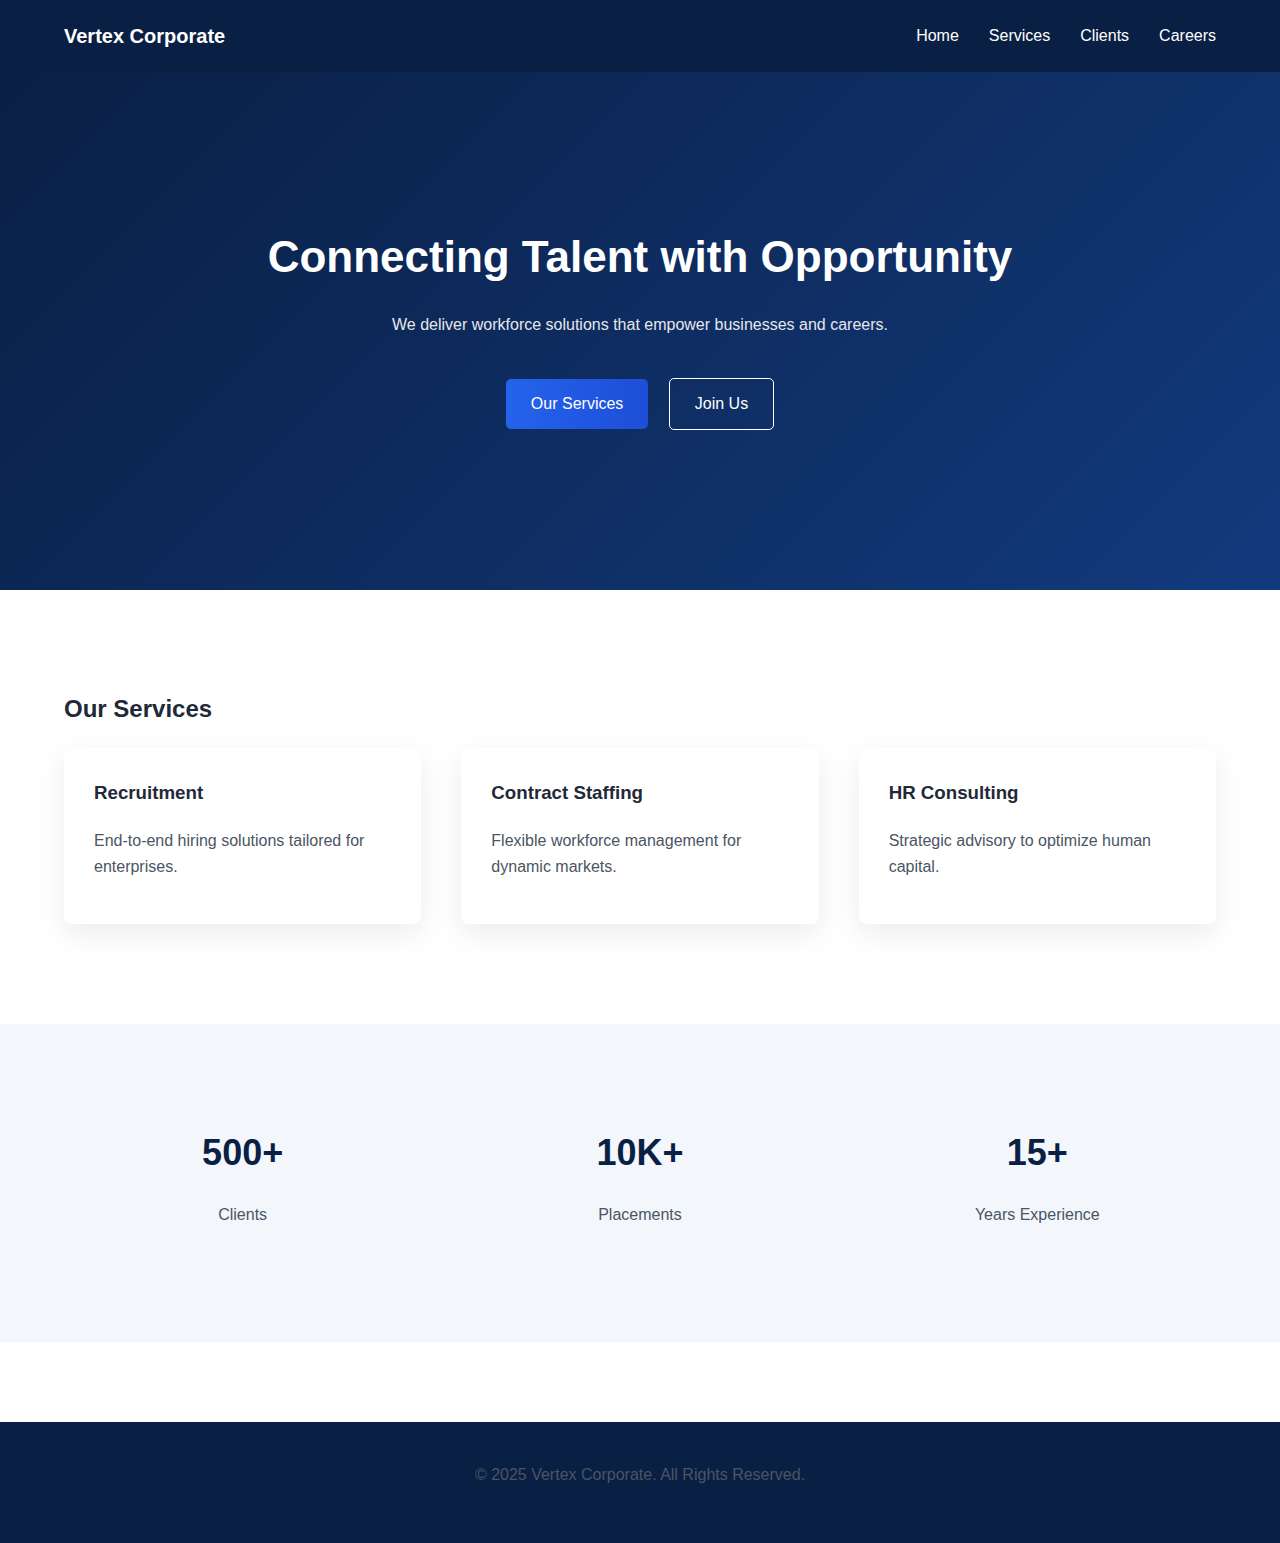
<file: index.html>
<!DOCTYPE html>
<html lang="en">
<head>
<meta charset="UTF-8">
<meta name="viewport" content="width=device-width, initial-scale=1.0">
<title>Vertex Corporate</title>
<link rel="stylesheet" href="style.css">
</head>
<body>

<header>
  <div class="container nav-container">
    <div class="logo">Vertex Corporate</div>

    <input type="checkbox" id="nav-toggle" class="nav-toggle">
    <label for="nav-toggle" class="nav-toggle-label">
      <span></span><span></span><span></span>
    </label>

    <nav>
      <ul>
        <li><a href="index.html">Home</a></li>
        <li><a href="services.html">Services</a></li>
        <li><a href="clients.html">Clients</a></li>
        <li><a href="careers.html">Careers</a></li>
      </ul>
    </nav>
  </div>
</header>

<section class="hero">
  <div class="container">
    <h1>Connecting Talent with Opportunity</h1>
    <p>We deliver workforce solutions that empower businesses and careers.</p>
    <a href="services.html" class="btn btn-primary">Our Services</a>
    <a href="careers.html" class="btn btn-outline">Join Us</a>
  </div>
</section>

<section>
  <div class="container">
    <h2>Our Services</h2>
    <div class="grid-3">
      <div class="card">
        <h3>Recruitment</h3>
        <p>End-to-end hiring solutions tailored for enterprises.</p>
      </div>
      <div class="card">
        <h3>Contract Staffing</h3>
        <p>Flexible workforce management for dynamic markets.</p>
      </div>
      <div class="card">
        <h3>HR Consulting</h3>
        <p>Strategic advisory to optimize human capital.</p>
      </div>
    </div>
  </div>
</section>

<section class="stats">
  <div class="container grid-3">
    <div class="stat">
      <h2>500+</h2>
      <p>Clients</p>
    </div>
    <div class="stat">
      <h2>10K+</h2>
      <p>Placements</p>
    </div>
    <div class="stat">
      <h2>15+</h2>
      <p>Years Experience</p>
    </div>
  </div>
</section>

<footer>
  <p>© 2025 Vertex Corporate. All Rights Reserved.</p>
</footer>

</body>
</html>
</file>
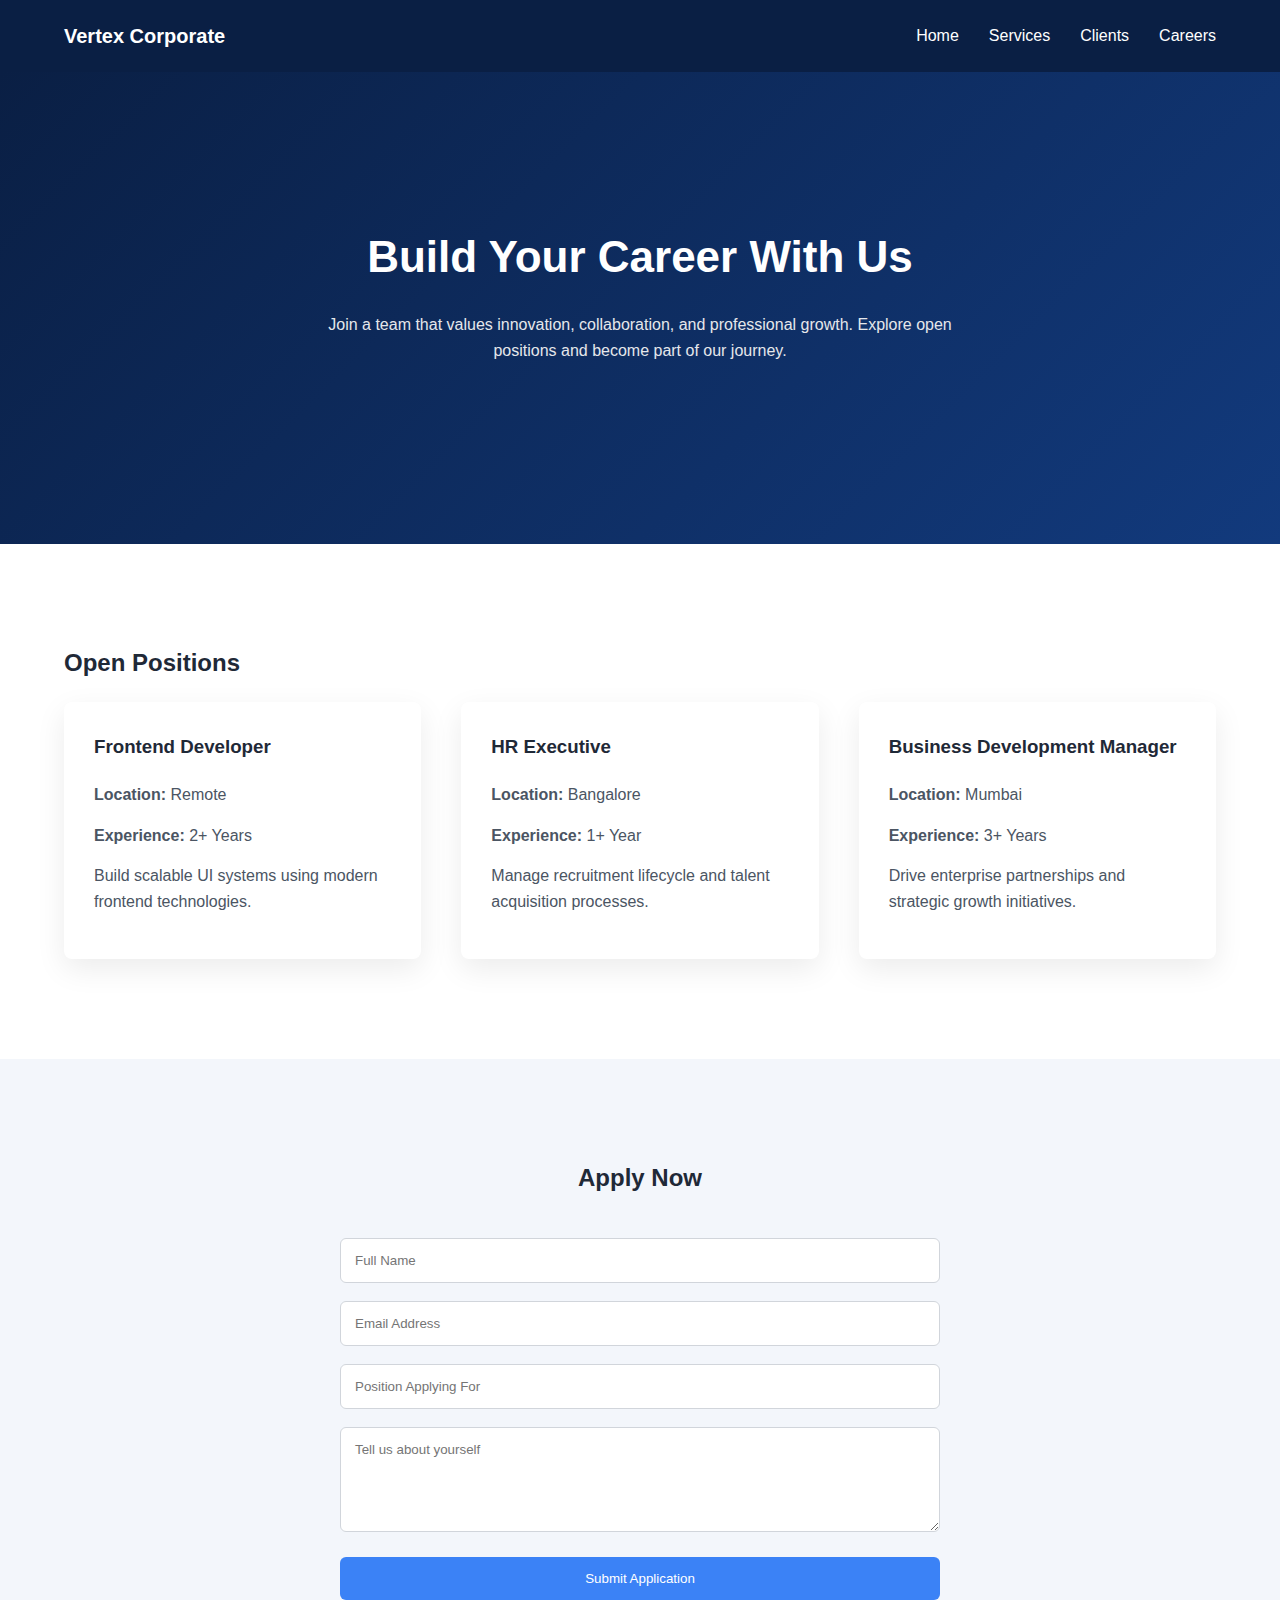
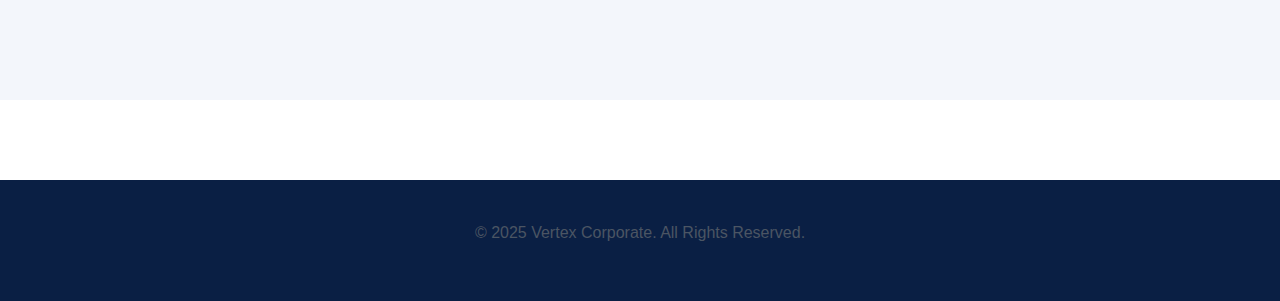
<file: careers.html>
<!DOCTYPE html>
<html lang="en">

<head>
  <meta charset="UTF-8">
  <meta name="viewport" content="width=device-width, initial-scale=1.0">
  <title>Careers - Vertex Corporate</title>
  <link rel="stylesheet" href="style.css">
</head>

<body>

  <!-- ================= HEADER ================= -->
  <header>
    <div class="container nav-container">
      <div class="logo">Vertex Corporate</div>

      <input type="checkbox" id="nav-toggle" class="nav-toggle">

      <label for="nav-toggle" class="nav-toggle-label">
        <span></span>
        <span></span>
        <span></span>
      </label>

      <nav>
        <ul>
          <li><a href="index.html">Home</a></li>
          <li><a href="services.html">Services</a></li>
          <li><a href="clients.html">Clients</a></li>
          <li><a href="careers.html">Careers</a></li>
        </ul>
      </nav>
    </div>
  </header>

  <!-- ================= HERO SECTION ================= -->
  <section class="hero">
    <div class="container">
      <h1>Build Your Career With Us</h1>
      <p>
        Join a team that values innovation, collaboration, and professional growth.
        Explore open positions and become part of our journey.
      </p>
    </div>
  </section>

  <!-- ================= JOB LISTINGS ================= -->
  <section>
    <div class="container">
      <h2>Open Positions</h2>

      <div class="grid-3">

        <div class="card">
          <h3>Frontend Developer</h3>
          <p><strong>Location:</strong> Remote</p>
          <p><strong>Experience:</strong> 2+ Years</p>
          <p>Build scalable UI systems using modern frontend technologies.</p>
        </div>

        <div class="card">
          <h3>HR Executive</h3>
          <p><strong>Location:</strong> Bangalore</p>
          <p><strong>Experience:</strong> 1+ Year</p>
          <p>Manage recruitment lifecycle and talent acquisition processes.</p>
        </div>

        <div class="card">
          <h3>Business Development Manager</h3>
          <p><strong>Location:</strong> Mumbai</p>
          <p><strong>Experience:</strong> 3+ Years</p>
          <p>Drive enterprise partnerships and strategic growth initiatives.</p>
        </div>

      </div>
    </div>
  </section>

  <!-- ================= APPLICATION FORM ================= -->
  <section class="stats">
    <div class="container">
      <h2>Apply Now</h2>

      <form>
        <input type="text" placeholder="Full Name" required>
        <input type="email" placeholder="Email Address" required>
        <input type="text" placeholder="Position Applying For" required>
        <textarea rows="5" placeholder="Tell us about yourself"></textarea>
        <button type="submit">Submit Application</button>
      </form>
    </div>
  </section>

  <!-- ================= FOOTER ================= -->
  <footer>
    <div class="container">
      <p>© 2025 Vertex Corporate. All Rights Reserved.</p>
    </div>
  </footer>

</body>
</html>
</file>
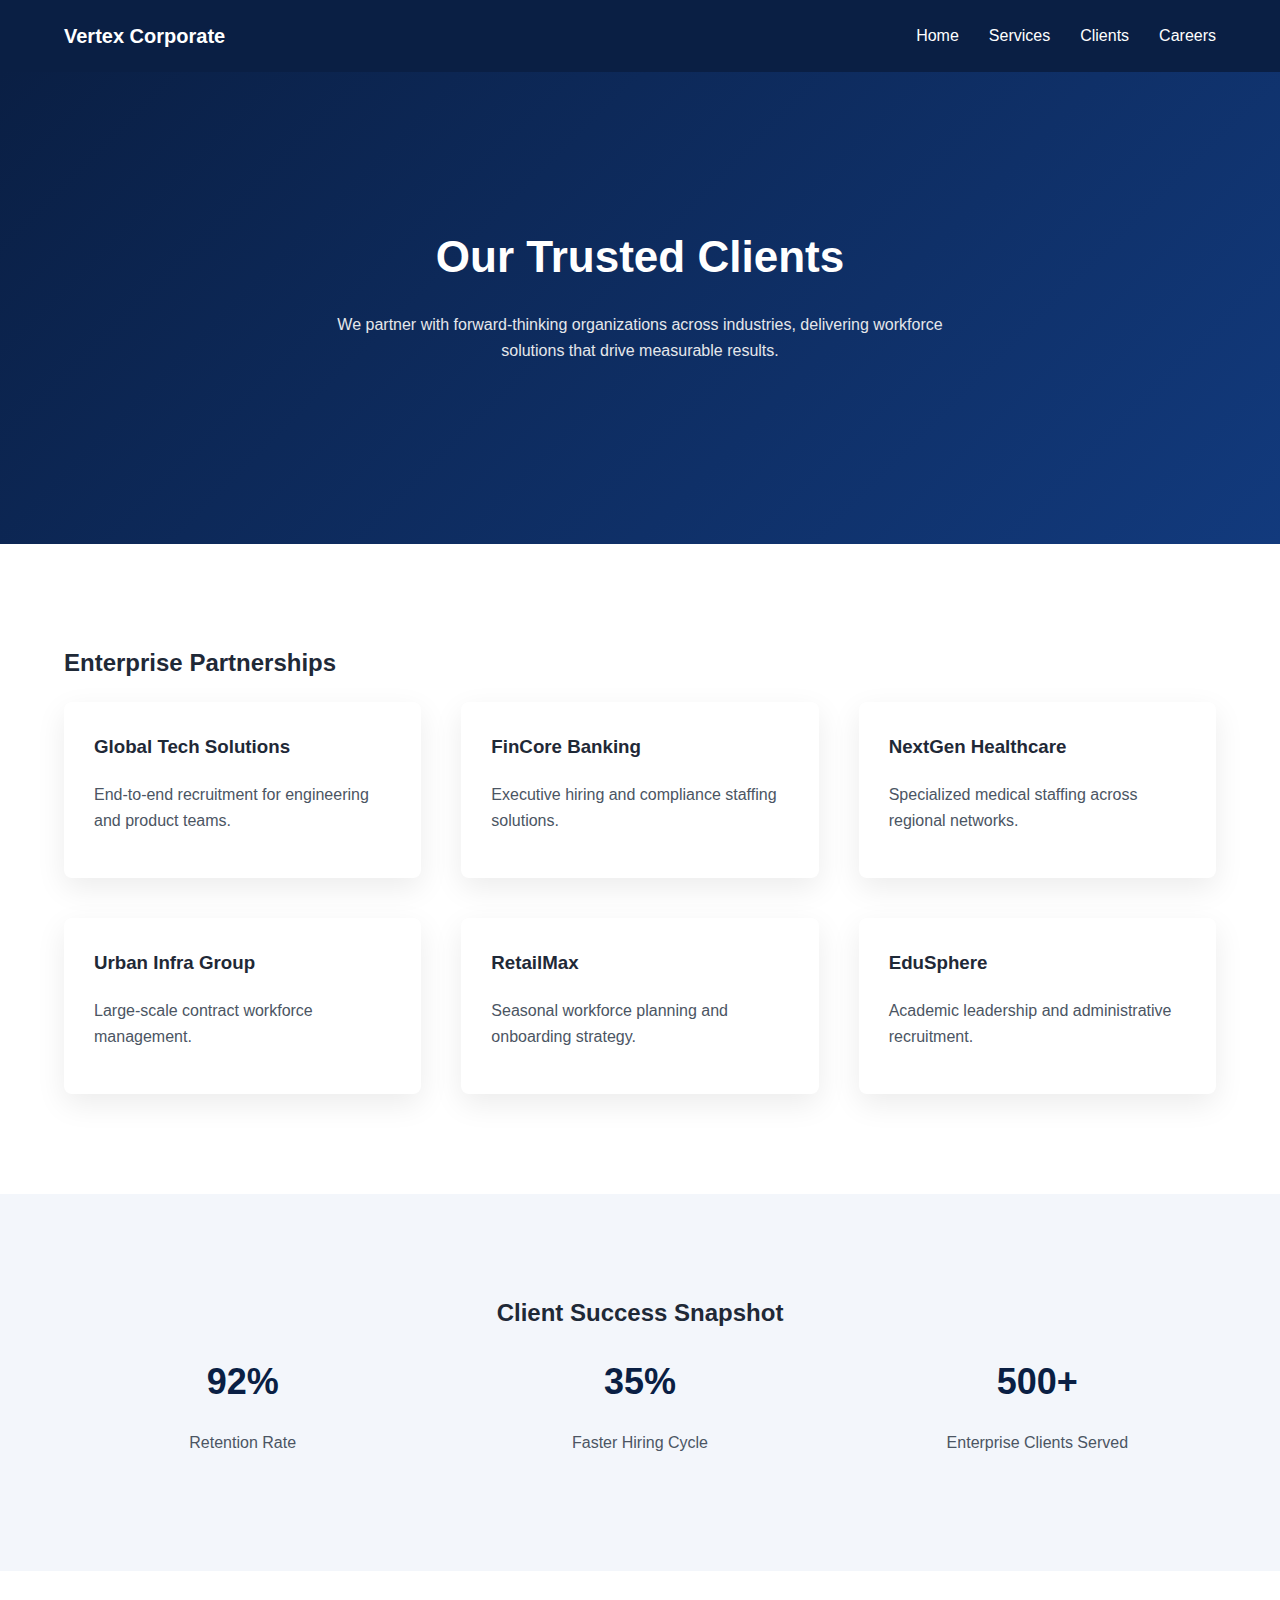
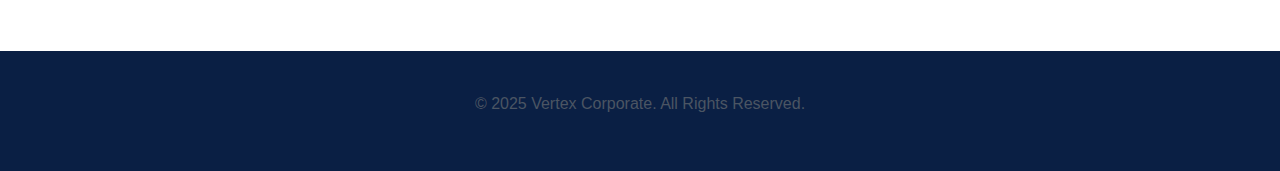
<file: clients.html>
<!DOCTYPE html>
<html lang="en">

<head>
  <meta charset="UTF-8">
  <meta name="viewport" content="width=device-width, initial-scale=1.0">
  <title>Clients - Vertex Corporate</title>
  <link rel="stylesheet" href="style.css">
</head>

<body>

  <!-- ================= HEADER ================= -->
  <header>
    <div class="container nav-container">
      <div class="logo">Vertex Corporate</div>

      <input type="checkbox" id="nav-toggle" class="nav-toggle">

      <label for="nav-toggle" class="nav-toggle-label">
        <span></span>
        <span></span>
        <span></span>
      </label>

      <nav>
        <ul>
          <li><a href="index.html">Home</a></li>
          <li><a href="services.html">Services</a></li>
          <li><a href="clients.html">Clients</a></li>
          <li><a href="careers.html">Careers</a></li>
        </ul>
      </nav>
    </div>
  </header>

  <!-- ================= HERO SECTION ================= -->
  <section class="hero">
    <div class="container">
      <h1>Our Trusted Clients</h1>
      <p>
        We partner with forward-thinking organizations across industries,
        delivering workforce solutions that drive measurable results.
      </p>
    </div>
  </section>

  <!-- ================= CLIENT GRID ================= -->
  <section>
    <div class="container">
      <h2>Enterprise Partnerships</h2>

      <div class="grid-3">
        <div class="card">
          <h3>Global Tech Solutions</h3>
          <p>End-to-end recruitment for engineering and product teams.</p>
        </div>

        <div class="card">
          <h3>FinCore Banking</h3>
          <p>Executive hiring and compliance staffing solutions.</p>
        </div>

        <div class="card">
          <h3>NextGen Healthcare</h3>
          <p>Specialized medical staffing across regional networks.</p>
        </div>

        <div class="card">
          <h3>Urban Infra Group</h3>
          <p>Large-scale contract workforce management.</p>
        </div>

        <div class="card">
          <h3>RetailMax</h3>
          <p>Seasonal workforce planning and onboarding strategy.</p>
        </div>

        <div class="card">
          <h3>EduSphere</h3>
          <p>Academic leadership and administrative recruitment.</p>
        </div>
      </div>
    </div>
  </section>

  <!-- ================= CASE STUDY SECTION ================= -->
  <section class="stats">
    <div class="container">
      <h2>Client Success Snapshot</h2>

      <div class="grid-3">
        <div class="stat">
          <h2>92%</h2>
          <p>Retention Rate</p>
        </div>

        <div class="stat">
          <h2>35%</h2>
          <p>Faster Hiring Cycle</p>
        </div>

        <div class="stat">
          <h2>500+</h2>
          <p>Enterprise Clients Served</p>
        </div>
      </div>
    </div>
  </section>

  <!-- ================= FOOTER ================= -->
  <footer>
    <div class="container">
      <p>© 2025 Vertex Corporate. All Rights Reserved.</p>
    </div>
  </footer>

</body>
</html>
</file>
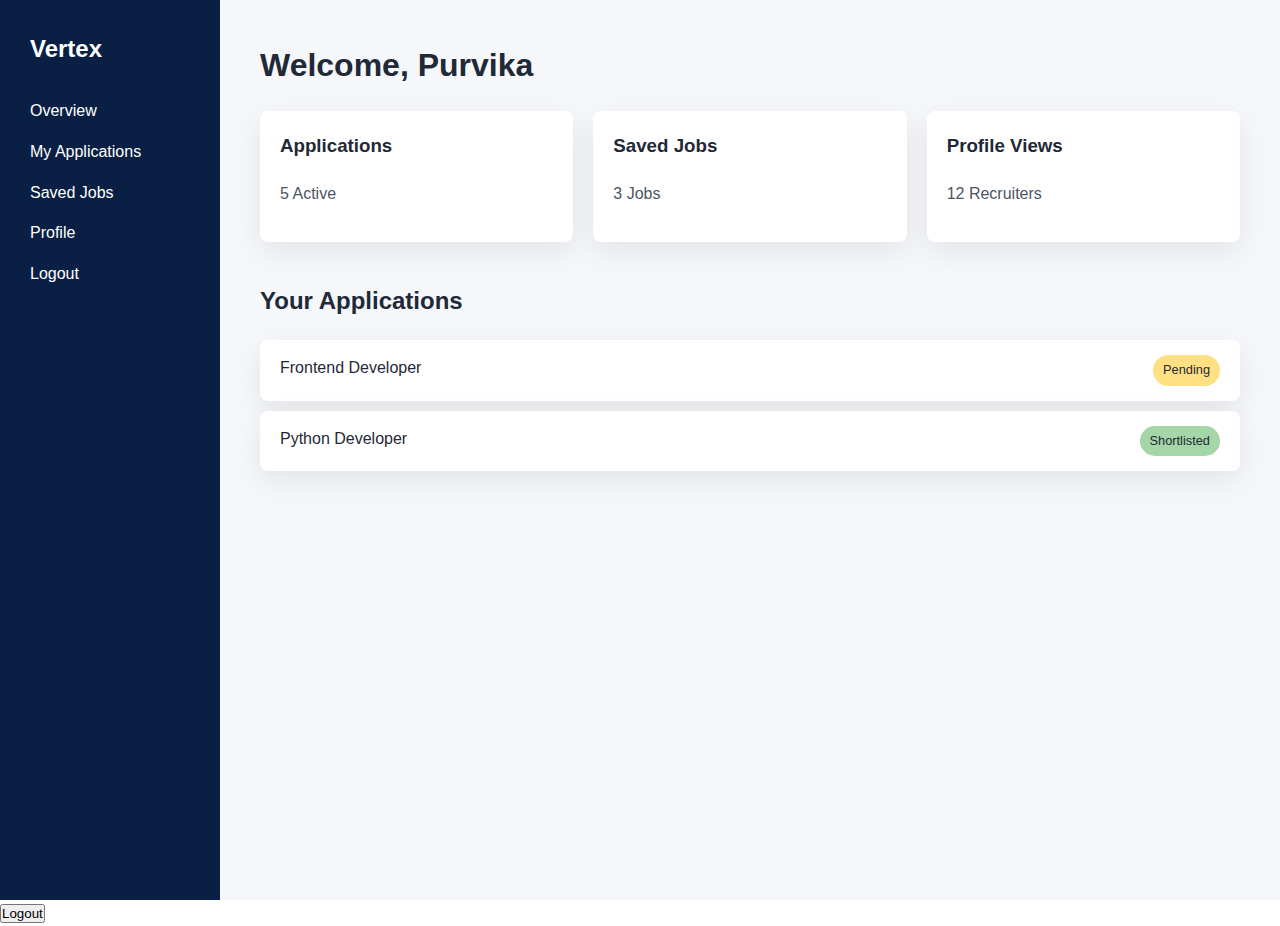
<file: dashboard.html>
<!DOCTYPE html>
<html lang="en">
<head>
<meta charset="UTF-8">
<meta name="viewport" content="width=device-width, initial-scale=1.0">
<title>Dashboard | Vertex Corporate</title>
<link rel="stylesheet" href="style.css">
</head>
<script>
  const container = document.getElementById("applicationsList");
  const appliedJobs = JSON.parse(localStorage.getItem("appliedJobs")) || [];

  if (appliedJobs.length === 0) {
    container.innerHTML = "<p>No applications yet.</p>";
  } else {
    appliedJobs.forEach(job => {
      const div = document.createElement("div");
      div.classList.add("job-card");
      div.innerHTML = `<h3>${job}</h3><span class="status approved">Applied</span>`;
      container.appendChild(div);
    });
  }
</script>

<body>

<div class="dashboard">

  <aside class="sidebar">
    <h2>Vertex</h2>
    <ul>
      <li>Overview</li>
      <li>My Applications</li>
      <li>Saved Jobs</li>
      <li>Profile</li>
      <li><a href="index.html">Logout</a></li>
    </ul>
  </aside>

  <main class="dashboard-content">
    <h1>Welcome, Purvika</h1>

    <div class="dashboard-cards">
      <div class="dash-card">
        <h3>Applications</h3>
        <p>5 Active</p>
      </div>

      <div class="dash-card">
        <h3>Saved Jobs</h3>
        <p>3 Jobs</p>
      </div>

      <div class="dash-card">
        <h3>Profile Views</h3>
        <p>12 Recruiters</p>
      </div>
    </div>

    <h2>Your Applications</h2>
<div id="applicationsList"></div>


    <div class="application-item">
      <span>Frontend Developer</span>
      <span class="status pending">Pending</span>
    </div>

    <div class="application-item">
      <span>Python Developer</span>
      <span class="status approved">Shortlisted</span>
    </div>

  </main>

</div>
<button onclick="logout()">Logout</button>
<script>
  function logout() {
    localStorage.removeItem("isLoggedIn");
    localStorage.removeItem("userEmail");
    window.location.href = "index.html";
  }
</script>

</body>
</html>
</file>
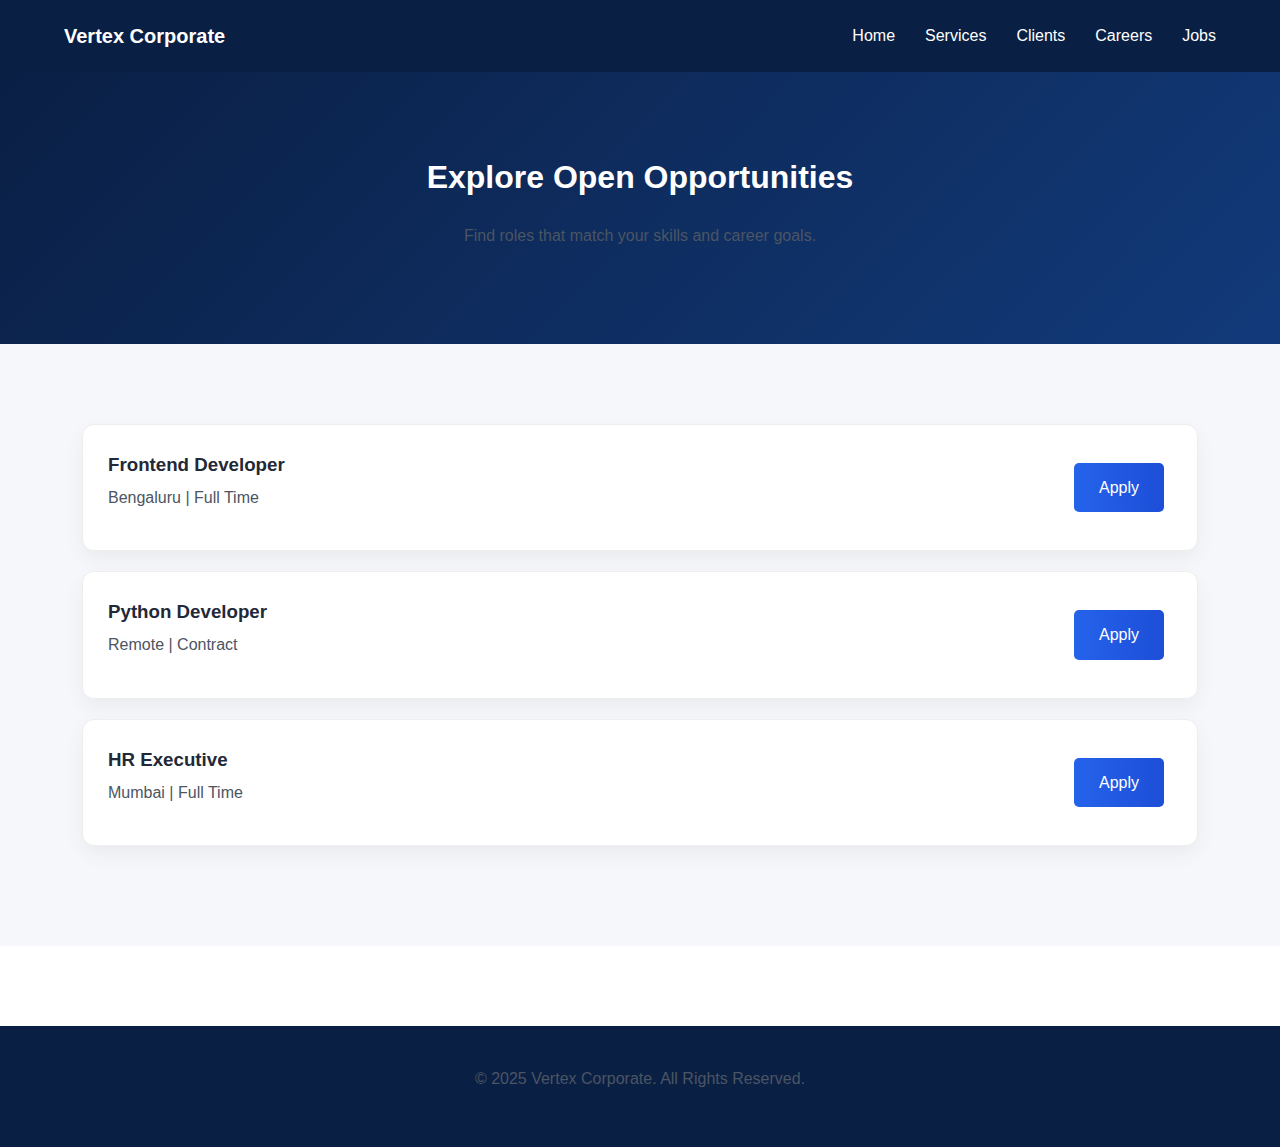
<file: jobs.html>
<!DOCTYPE html>
<html lang="en">
<head>
<meta charset="UTF-8">
<meta name="viewport" content="width=device-width, initial-scale=1.0">
<title>Job Listings | Vertex Corporate</title>
<link rel="stylesheet" href="style.css">
</head>
<body>

<header>
  <div class="container nav-container">
    <div class="logo">Vertex Corporate</div>
    <nav>
      <ul>
        <li><a href="index.html">Home</a></li>
        <li><a href="services.html">Services</a></li>
        <li><a href="clients.html">Clients</a></li>
        <li><a href="careers.html">Careers</a></li>
        <li><a href="jobs.html" class="active">Jobs</a></li>
      </ul>
    </nav>
  </div>
</header>

<section class="jobs-hero">
  <div class="container">
    <h1>Explore Open Opportunities</h1>
    <p>Find roles that match your skills and career goals.</p>
  </div>
</section>

<section class="jobs-section">
  <div class="container">

    <div class="job-card">
      <div>
        <h3>Frontend Developer</h3>
        <p>Bengaluru | Full Time</p>
      </div>
      <a href="#" class="btn btn-primary">Apply</a>
    </div>

    <div class="job-card">
      <div>
        <h3>Python Developer</h3>
        <p>Remote | Contract</p>
      </div>
      <a href="#" class="btn btn-primary">Apply</a>
    </div>

    <div class="job-card">
      <div>
        <h3>HR Executive</h3>
        <p>Mumbai | Full Time</p>
      </div>
      <a href="#" class="btn btn-primary">Apply</a>
    </div>

  </div>
</section>

<footer>
  <p>© 2025 Vertex Corporate. All Rights Reserved.</p>
</footer>

</body>
</html>
</file>
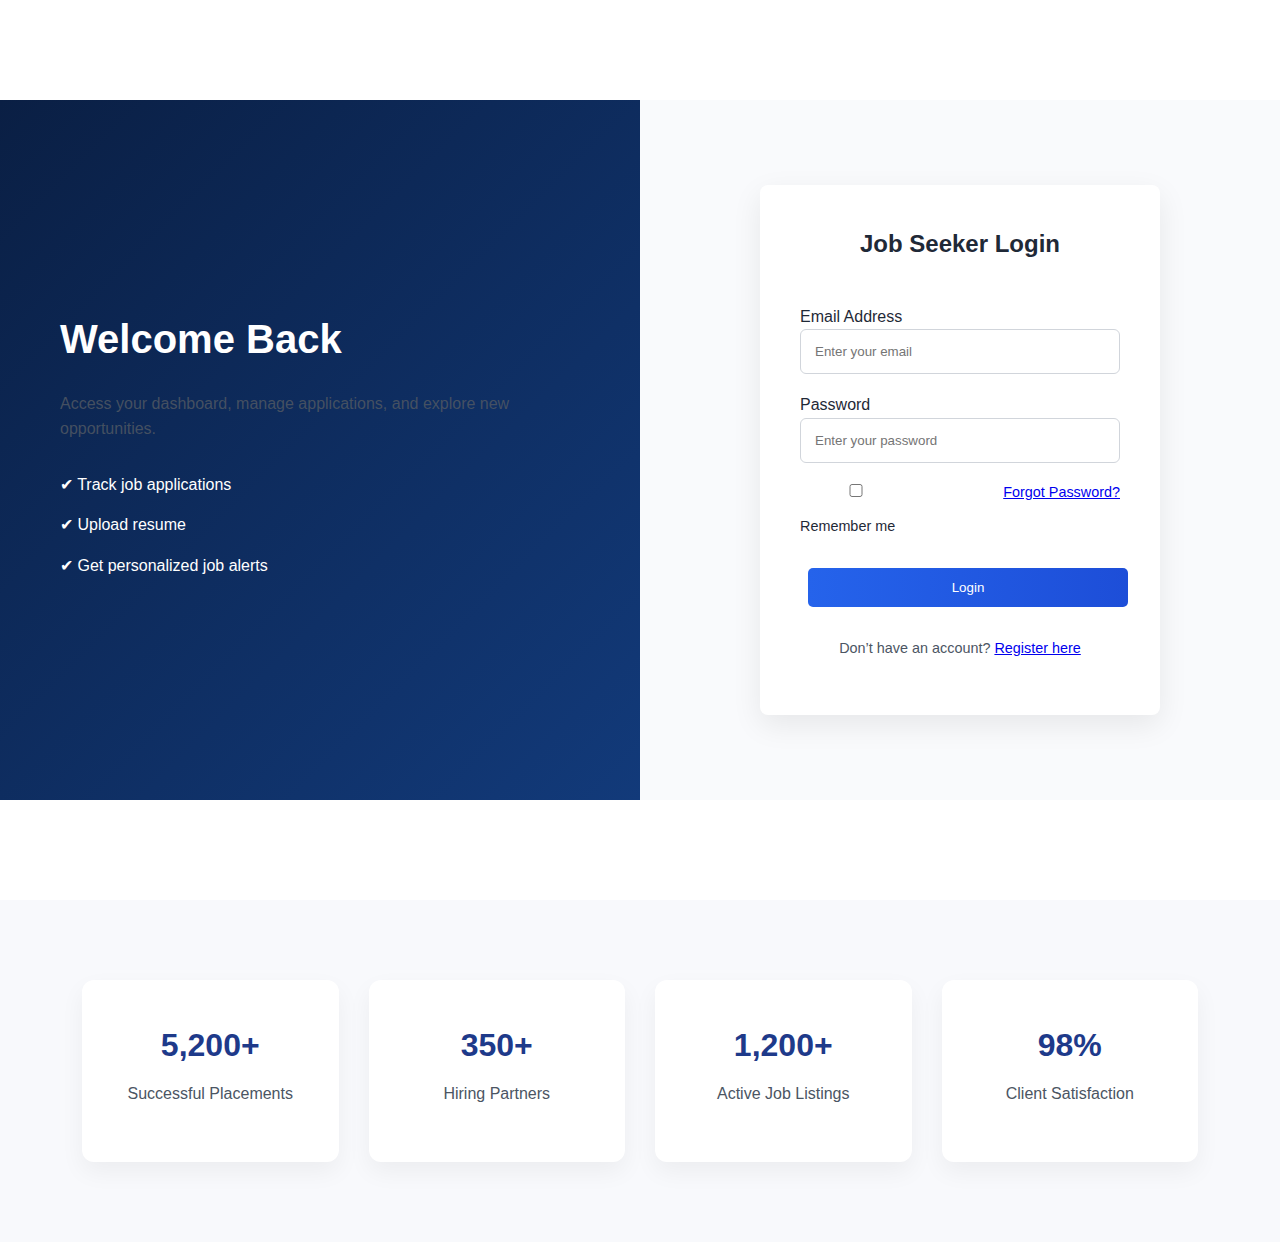
<file: jobseeker-login.html>
<!DOCTYPE html>
<html lang="en">
<head>
<meta charset="UTF-8">
<meta name="viewport" content="width=device-width, initial-scale=1.0">
<title>Job Seeker Login | Vertex Corporate</title>
<link rel="stylesheet" href="style.css">
</head>

<body>

<section class="auth-wrapper">

  <div class="auth-left">
    <h1>Welcome Back</h1>
    <p>Access your dashboard, manage applications, and explore new opportunities.</p>
    <ul>
      <li>✔ Track job applications</li>
      <li>✔ Upload resume</li>
      <li>✔ Get personalized job alerts</li>
    </ul>
  </div>

  <div class="auth-right">
    <div class="auth-card">
      <h2>Job Seeker Login</h2>

      <form id="loginForm">
        <div class="form-group">
          <label>Email Address</label>
          <input type="email" id="email" placeholder="Enter your email" required>
        </div>

        <div class="form-group">
          <label>Password</label>
          <input type="password" id="password" placeholder="Enter your password" required>
        </div>

        <div class="form-options">
          <label class="checkbox">
            <input type="checkbox">
            Remember me
          </label>
          <a href="#">Forgot Password?</a>
        </div>

        <button type="submit" class="btn btn-primary full-width">
          Login
        </button>

        <p class="register-text">
          Don’t have an account?
          <a href="#">Register here</a>
        </p>

      </form>
    </div>
  </div>

</section>

<section class="trust-section">
  <div class="container trust-grid">
    <div class="trust-box">
      <h2>5,200+</h2>
      <p>Successful Placements</p>
    </div>
    <div class="trust-box">
      <h2>350+</h2>
      <p>Hiring Partners</p>
    </div>
    <div class="trust-box">
      <h2>1,200+</h2>
      <p>Active Job Listings</p>
    </div>
    <div class="trust-box">
      <h2>98%</h2>
      <p>Client Satisfaction</p>
    </div>
  </div>
</section>

</body>
</html>
</file>
<file: style.css>
/* =========================
   RESET + GLOBAL SYSTEM
========================= */
* {
  margin: 0;
  padding: 0;
  box-sizing: border-box;
  font-family: 'Segoe UI', sans-serif;
}
:root {
  --primary: #0A1F44;
  --accent: #1E88E5;
  --light: #F5F7FA;
  --dark: #111827;
  --radius: 8px;
  --shadow: 0 10px 30px rgba(0,0,0,0.08);
}


body {
  line-height: 1.6;
  color: #1f2937;
  background: #ffffff;
}

.container {
  width: 90%;
  max-width: 1200px;
  margin: auto;
}

section {
  padding: 100px 0;
}

h1, h2, h3 {
  margin-bottom: 20px;
  font-weight: 600;
}

p {
  margin-bottom: 15px;
  color: #4b5563;
}

/* =========================
   HEADER + NAVIGATION
========================= */
header {
  background: #0A1F44;
  color: white;
  position: sticky;
  top: 0;
  z-index: 1000;
}

.nav-container {
  display: flex;
  justify-content: space-between;
  align-items: center;
  padding: 20px 0;
}

.logo {
  font-size: 20px;
  font-weight: bold;
}

nav ul {
  list-style: none;
  display: flex;
  gap: 30px;
}

nav ul li a {
  color: white;
  text-decoration: none;
  font-weight: 500;
  transition: 0.3s;
}

nav ul li a:hover {
  color: #3B82F6;
}

/* MOBILE NAV */
.nav-toggle {
  display: none;
}

.nav-toggle-label {
  display: none;
  cursor: pointer;
}

.nav-toggle-label span {
  display: block;
  width: 25px;
  height: 3px;
  background: white;
  margin: 5px 0;
  transition: 0.3s;
}

@media (max-width: 768px) {
  nav ul {
    position: fixed;
    top: 0;
    left: -100%;
    height: 100%;
    width: 250px;
    background: #0A1F44;
    flex-direction: column;
    padding-top: 100px;
    gap: 25px;
    transition: 0.3s ease;
  }

  .nav-toggle:checked ~ nav ul {
    left: 0;
  }

  .nav-toggle-label {
    display: block;
  }
}

/* =========================
   HERO
========================= */
.hero {
  background: linear-gradient(135deg, #0A1F44, #123A7D);
  color: white;
  text-align: center;
  padding: 150px 0;
}

.hero h1 {
  font-size: 44px;
  max-width: 800px;
  margin: auto;
}

.hero p {
  max-width: 650px;
  margin: 20px auto 30px auto;
  color: #e5e7eb;
}

/* =========================
   BUTTONS
========================= */
.btn {
  display: inline-block;
  padding: 12px 25px;
  border-radius: 5px;
  text-decoration: none;
  margin: 10px 8px;
  transition: 0.3s ease;
  font-weight: 500;
}

.btn-primary {
  background: #3B82F6;
  color: white;
}

.btn-primary:hover {
  transform: translateY(-3px);
  background: #2563EB;
}

.btn-outline {
  border: 1px solid white;
  color: white;
}

.btn-outline:hover {
  background: white;
  color: #0A1F44;
}

/* =========================
   GRID SYSTEM
========================= */
.grid-3 {
  display: grid;
  grid-template-columns: repeat(3, 1fr);
  gap: 40px;
}

.card {
  padding: 30px;
  background: #ffffff;
  border-radius: var(--radius);
  box-shadow: var(--shadow);
  transition: transform 0.3s ease, box-shadow 0.3s ease;
}


.card:hover {
  transform: translateY(-8px);
  box-shadow: 0 15px 40px rgba(0, 0, 0, 0.12);
}


/* RESPONSIVE GRID */
@media (max-width: 992px) {
  .grid-3 {
    grid-template-columns: repeat(2, 1fr);
  }
}

@media (max-width: 600px) {
  .grid-3 {
    grid-template-columns: 1fr;
  }
}

/* =========================
   STATS SECTION
========================= */
.stats {
  background: #f3f6fb;
  text-align: center;
}

.stat h2 {
  font-size: 36px;
  color: #0A1F44;
}

/* =========================
   FORM
========================= */
form {
  max-width: 600px;
  margin: 40px auto 0 auto;
}

form input,
form textarea {
  width: 100%;
  padding: 14px;
  margin-bottom: 18px;
  border: 1px solid #d1d5db;
  border-radius: 6px;
}

form button {
  width: 100%;
  padding: 14px;
  background: #3B82F6;
  border: none;
  color: white;
  border-radius: 6px;
  cursor: pointer;
  transition: 0.3s;
}

form button:hover {
  background: #2563EB;
}

/* =========================
   FOOTER
========================= */
footer {
  background: #0A1F44;
  color: white;
  text-align: center;
  padding: 40px 0;
  margin-top: 80px;
}

/* =========================
   AUTH / LOGIN PAGE
========================== */

.auth-wrapper {
  display: grid;
  grid-template-columns: 1fr 1fr;
  min-height: 100vh;
}

.auth-left {
  background: linear-gradient(135deg, var(--primary), #123a7a);
  color: white;
  padding: 60px;
  display: flex;
  flex-direction: column;
  justify-content: center;
}

.auth-left h1 {
  font-size: 2.5rem;
  margin-bottom: 20px;
}

.auth-left p {
  margin-bottom: 30px;
  opacity: 0.9;
}

.auth-left ul {
  list-style: none;
}

.auth-left li {
  margin-bottom: 15px;
}

.auth-right {
  display: flex;
  align-items: center;
  justify-content: center;
  background: #f9fafc;
}

.auth-card {
  background: white;
  padding: 40px;
  width: 100%;
  max-width: 400px;
  border-radius: var(--radius);
  box-shadow: var(--shadow);
}

.auth-card h2 {
  margin-bottom: 30px;
  text-align: center;
}

.form-options {
  display: flex;
  justify-content: space-between;
  font-size: 0.9rem;
  margin-bottom: 20px;
}

.register-text {
  margin-top: 20px;
  text-align: center;
  font-size: 0.9rem;
}

@media (max-width: 768px) {
  .auth-wrapper {
    grid-template-columns: 1fr;
  }

  .auth-left {
    display: none;
  }
}
/* =========================
   JOB LISTINGS
========================== */

.jobs-hero {
  background: linear-gradient(135deg, var(--primary), #123a7a);
  color: white;
  padding: 80px 20px;
  text-align: center;
}

.jobs-section {
  padding: 60px 20px;
}

.job-card {
  display: flex;
  justify-content: space-between;
  align-items: center;
  padding: 25px;
  background: white;
  border-radius: var(--radius);
  box-shadow: var(--shadow);
  margin-bottom: 20px;
  transition: transform 0.3s ease;
}

.job-card:hover {
  transform: translateY(-5px);
}

.job-card h3 {
  margin-bottom: 5px;
}
/* =========================
   TRUSTED SECTION
========================== */

.trusted {
  padding: 60px 20px;
  text-align: center;
  background: var(--light);
}

.trusted-logos {
  display: flex;
  justify-content: center;
  gap: 40px;
  margin-top: 30px;
  flex-wrap: wrap;
  font-weight: bold;
  color: var(--dark);
}
/* =========================
   DASHBOARD
========================== */

.dashboard {
  display: flex;
  min-height: 100vh;
}

.sidebar {
  width: 220px;
  background: var(--primary);
  color: white;
  padding: 30px;
}

.sidebar h2 {
  margin-bottom: 30px;
}

.sidebar ul {
  list-style: none;
}

.sidebar li {
  margin-bottom: 15px;
}

.sidebar a {
  color: white;
  text-decoration: none;
}

.dashboard-content {
  flex: 1;
  padding: 40px;
  background: var(--light);
}

.dashboard-cards {
  display: flex;
  gap: 20px;
  margin-bottom: 40px;
}

.dash-card {
  background: white;
  padding: 20px;
  border-radius: var(--radius);
  box-shadow: var(--shadow);
  flex: 1;
}

.application-item {
  background: white;
  padding: 15px 20px;
  margin-bottom: 10px;
  display: flex;
  justify-content: space-between;
  border-radius: var(--radius);
  box-shadow: var(--shadow);
}

.status {
  padding: 5px 10px;
  border-radius: 20px;
  font-size: 0.8rem;
}

.pending {
  background: #ffe082;
}

.approved {
  background: #a5d6a7;
}

@media (max-width: 768px) {
  .dashboard {
    flex-direction: column;
  }

  .sidebar {
    width: 100%;
  }

  .dashboard-cards {
    flex-direction: column;
  }
}
.login-left {
  background: linear-gradient(135deg, #0A1F44 0%, #1E3A8A 100%);
  color: white;
}
.btn-primary {
  background: linear-gradient(90deg, #2563EB, #1D4ED8);
  transition: all 0.3s ease;
}

.btn-primary:hover {
  transform: translateY(-2px);
  box-shadow: 0 8px 20px rgba(0,0,0,0.2);
}
.login-options {
  display: flex;
  justify-content: space-between;
  align-items: center;
  margin: 15px 0;
  font-size: 14px;
}
.login-logo {
  font-weight: 700;
  font-size: 20px;
  margin-bottom: 20px;
  text-align: center;
  color: #1E3A8A;
}
.trust-section {
  background: #f8f9fc;
  padding: 80px 20px;
}

.trust-grid {
  display: grid;
  grid-template-columns: repeat(auto-fit, minmax(200px, 1fr));
  gap: 30px;
  text-align: center;
}

.trust-box {
  background: white;
  padding: 40px;
  border-radius: 12px;
  box-shadow: 0 10px 25px rgba(0,0,0,0.05);
  transition: 0.3s;
}

.trust-box:hover {
  transform: translateY(-5px);
}

.trust-box h2 {
  font-size: 32px;
  color: #1E3A8A;
  margin-bottom: 10px;
}
.jobs-section {
  padding: 80px 20px;
  background: #f5f7fa;
}

.job-card {
  display: flex;
  justify-content: space-between;
  align-items: center;
  background: white;
  padding: 25px;
  margin-bottom: 20px;
  border-radius: 12px;
  box-shadow: 0 8px 20px rgba(0,0,0,0.05);
  transition: 0.3s;
}

.job-card:hover {
  transform: translateY(-5px);
}

.apply-btn {
  background: #1E3A8A;
  color: white;
  border: none;
  padding: 10px 20px;
  border-radius: 8px;
  cursor: pointer;
}

.apply-btn:hover {
  background: #0A1F44;
}

.jobs-header {
  margin-bottom: 40px;
}

.job-filters {
  display: flex;
  gap: 15px;
  margin-top: 20px;
  flex-wrap: wrap;
}

.job-filters input,
.job-filters select {
  padding: 10px;
  border-radius: 8px;
  border: 1px solid #ddd;
  min-width: 180px;
}

.job-card {
  display: flex;
  justify-content: space-between;
  align-items: center;
  background: white;
  padding: 25px;
  margin-bottom: 20px;
  border-radius: 12px;
  border: 1px solid #eee;
  transition: all 0.3s ease;
}

.job-card:hover {
  box-shadow: 0 10px 25px rgba(0,0,0,0.08);
  transform: translateY(-3px);
}

.job-info h3 {
  margin-bottom: 5px;
}

.company {
  font-weight: 600;
  color: #1E3A8A;
}

.meta {
  font-size: 14px;
  color: #666;
}
</file>
